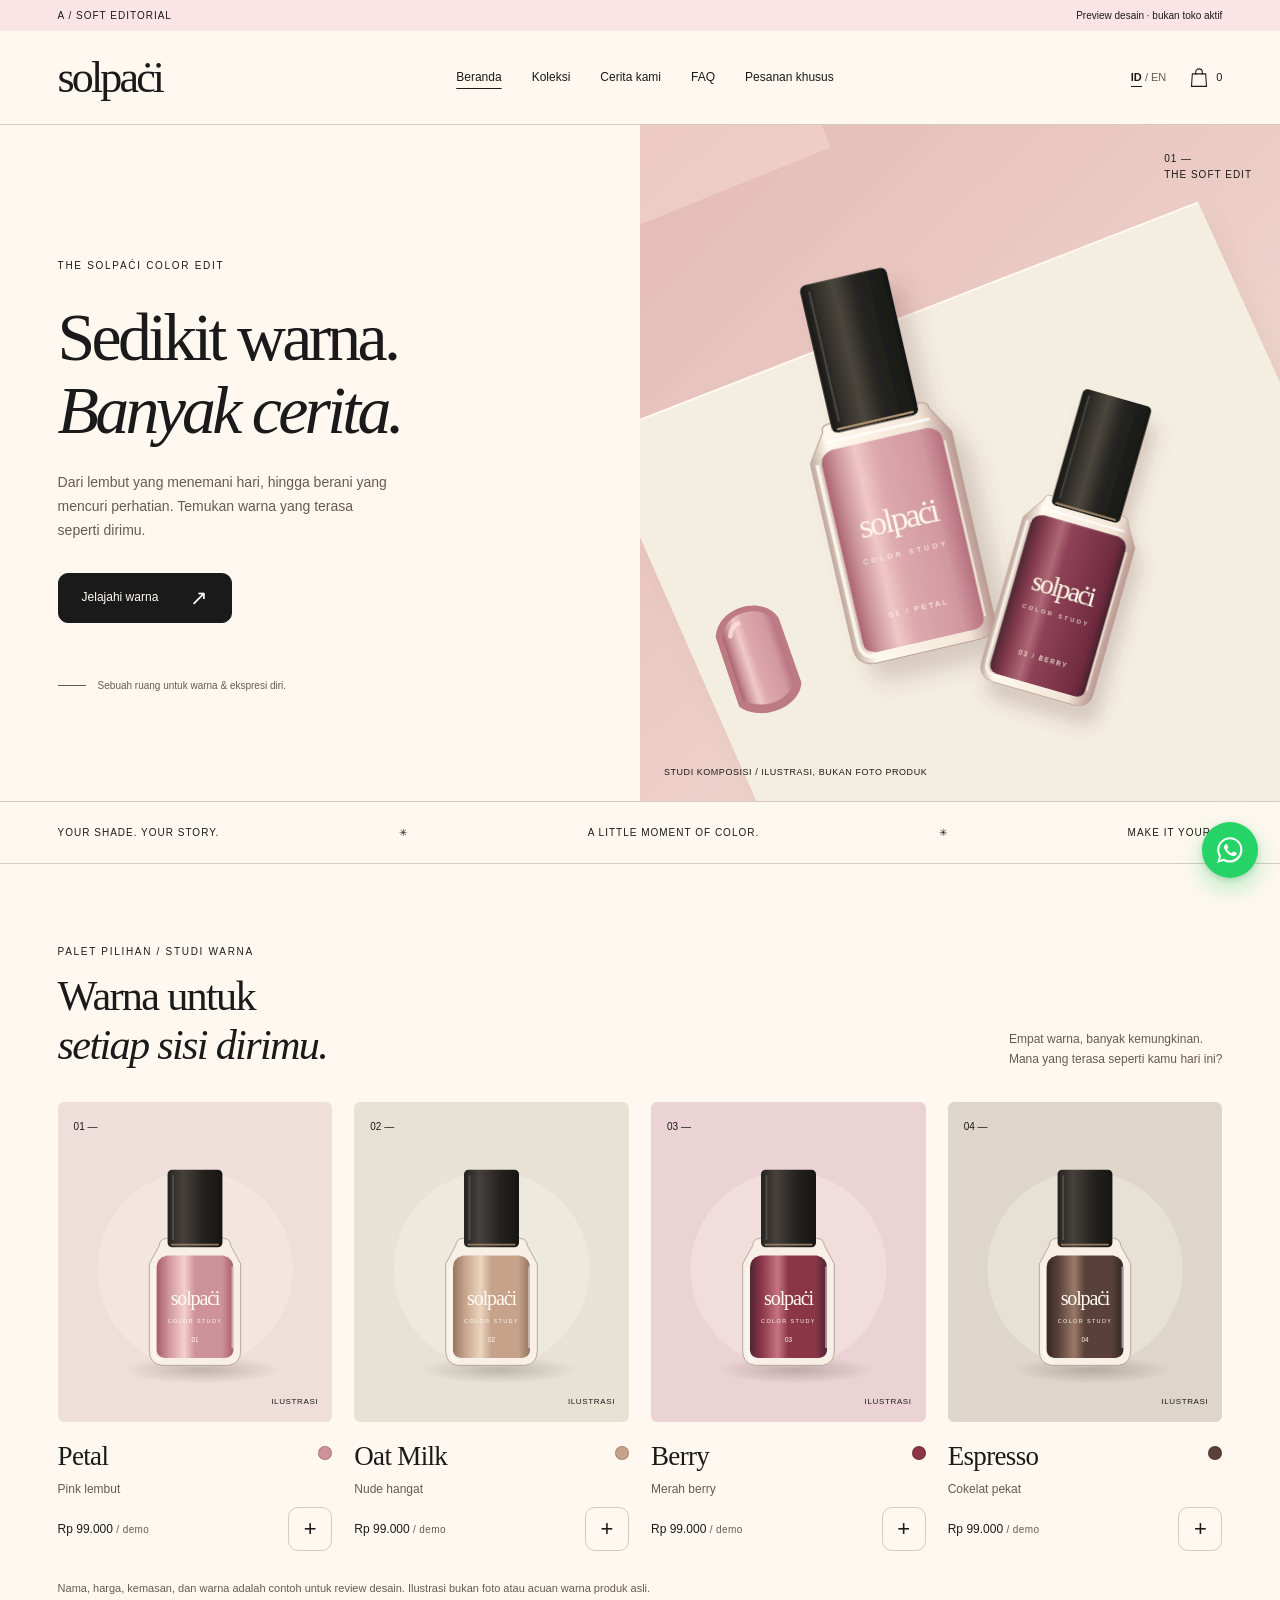
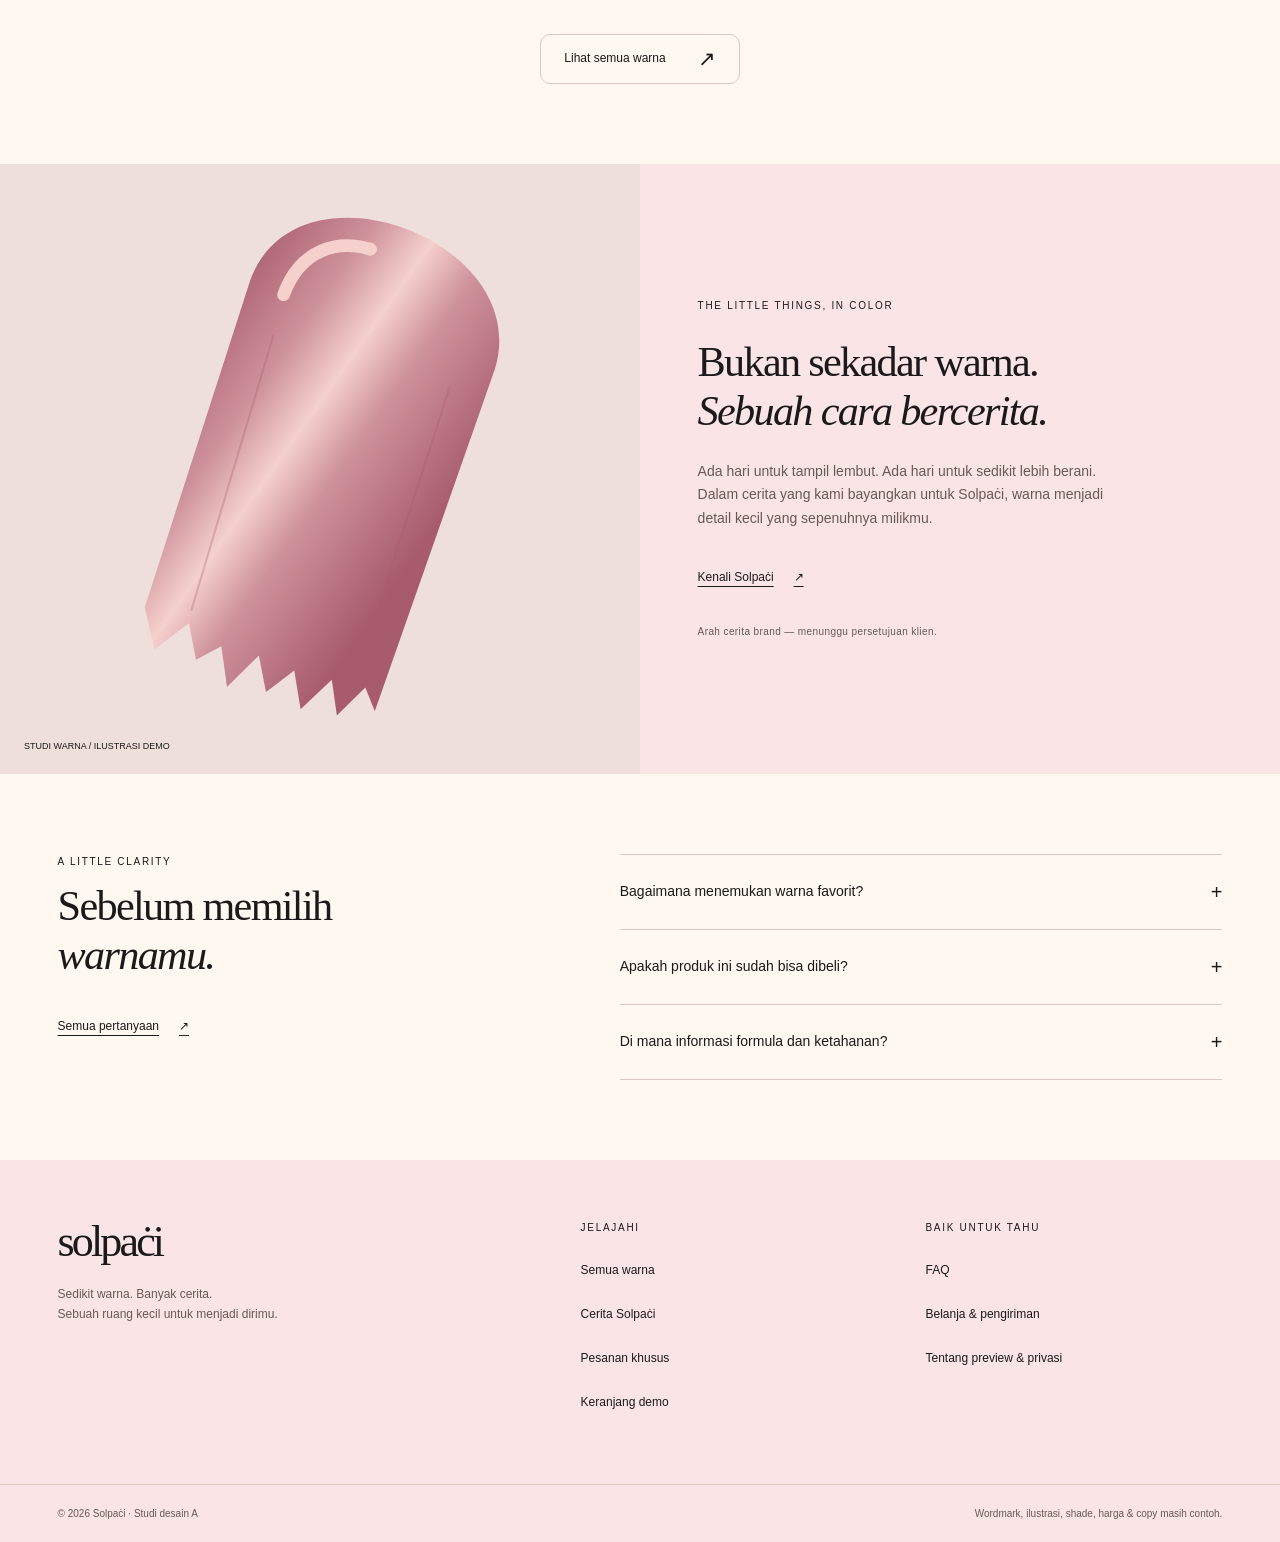
<file: index.html>
<!doctype html>
<html lang="id">
<head>
  <meta charset="utf-8">
  <meta name="viewport" content="width=device-width, initial-scale=1">
  <meta name="robots" content="noindex, nofollow">
  <meta name="theme-color" content="#FFF8F0">
  <meta name="description" content="Solpaċi — Soft Editorial. Preview desain dengan aset dan data contoh; bukan toko aktif.">
  <title>Beranda — Solpaċi / Soft Editorial</title>
  <link rel="icon" type="image/svg+xml" href="images/icon.svg">
  <link rel="stylesheet" href="styles.css">
  <script src="catalog.js" defer></script>
  <script src="app.js" defer></script>
</head>
<body data-page="home">
  <a class="skip-link" href="#main">Lewati ke konten / Skip to content</a>
  <div id="site-top"></div>
  <main id="main" tabindex="-1">
    <noscript><section class="section"><h1>Beranda</h1><p>Aktifkan JavaScript untuk preview interaktif ini. / Enable JavaScript for this interactive preview.</p><p>Semua produk adalah contoh. Tidak ada transaksi. / Demo products. No transactions.</p><a href="index.html">Home</a> · <a href="shop.html">Shop</a> · <a href="about.html">About</a> · <a href="faq.html">FAQ</a></section></noscript>
  </main>
  <div id="site-bottom"></div>
  <div id="toast" class="toast" role="status" aria-live="polite" aria-atomic="true"></div>
</body>
</html>
</file>
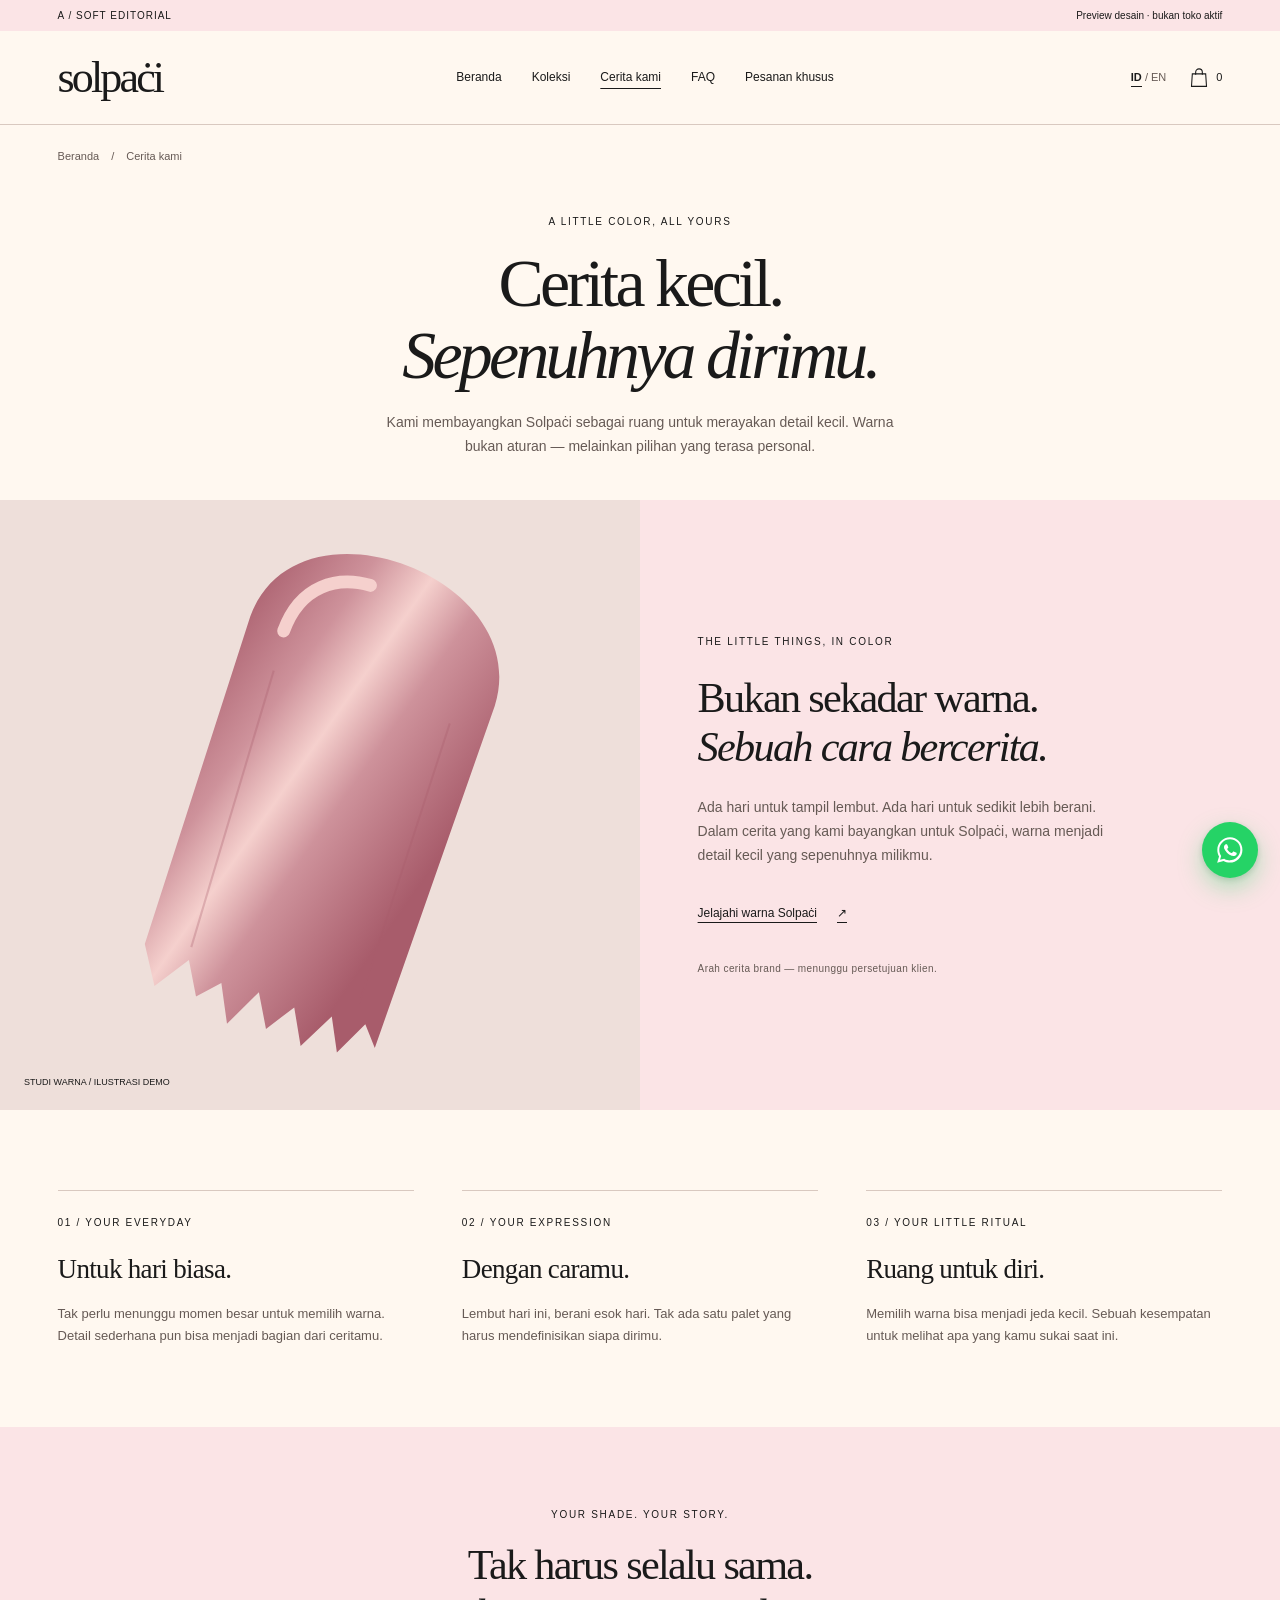
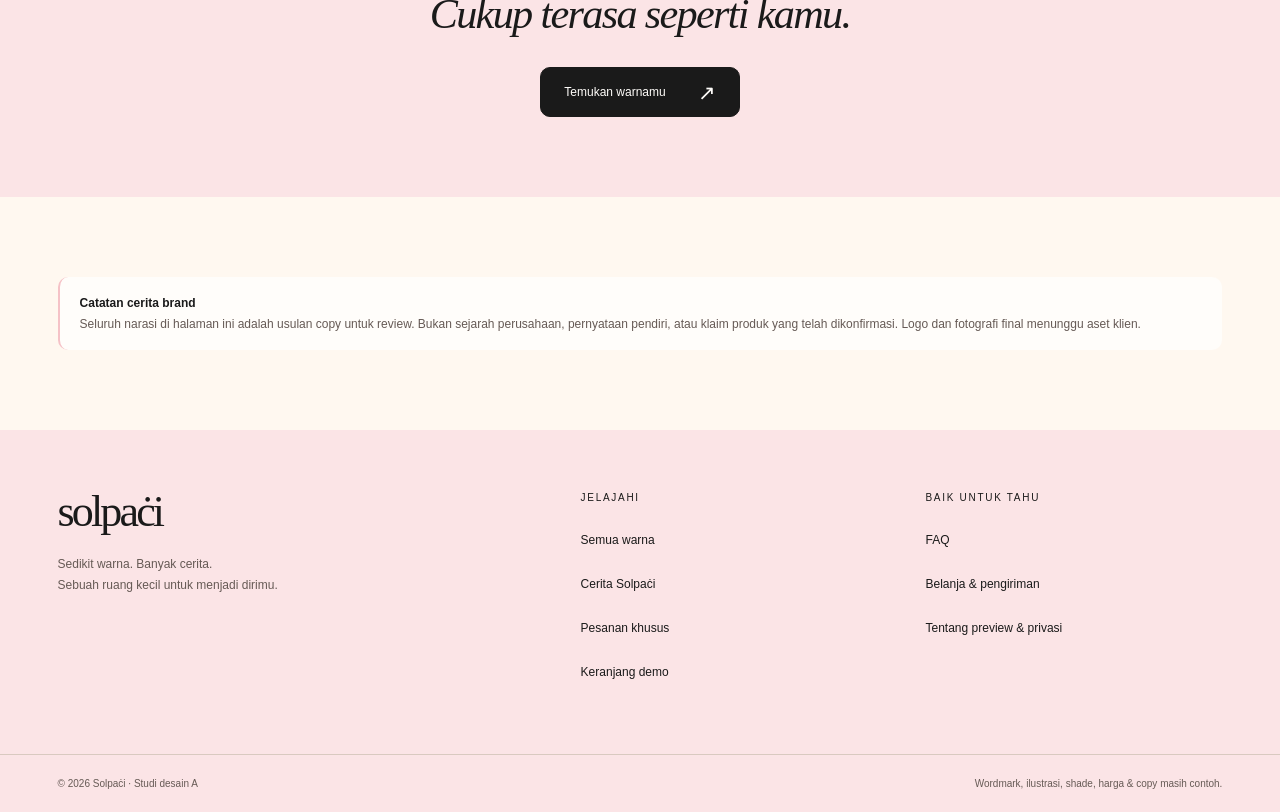
<file: about.html>
<!doctype html>
<html lang="id">
<head>
  <meta charset="utf-8">
  <meta name="viewport" content="width=device-width, initial-scale=1">
  <meta name="robots" content="noindex, nofollow">
  <meta name="theme-color" content="#FFF8F0">
  <meta name="description" content="Solpaċi — Soft Editorial. Preview desain dengan aset dan data contoh; bukan toko aktif.">
  <title>Cerita kami — Solpaċi / Soft Editorial</title>
  <link rel="icon" type="image/svg+xml" href="images/icon.svg">
  <link rel="stylesheet" href="styles.css">
  <script src="catalog.js" defer></script>
  <script src="app.js" defer></script>
</head>
<body data-page="about">
  <a class="skip-link" href="#main">Lewati ke konten / Skip to content</a>
  <div id="site-top"></div>
  <main id="main" tabindex="-1">
    <noscript><section class="section"><h1>Cerita kami</h1><p>Aktifkan JavaScript untuk preview interaktif ini. / Enable JavaScript for this interactive preview.</p><p>Semua produk adalah contoh. Tidak ada transaksi. / Demo products. No transactions.</p><a href="index.html">Home</a> · <a href="shop.html">Shop</a> · <a href="about.html">About</a> · <a href="faq.html">FAQ</a></section></noscript>
  </main>
  <div id="site-bottom"></div>
  <div id="toast" class="toast" role="status" aria-live="polite" aria-atomic="true"></div>
</body>
</html>
</file>
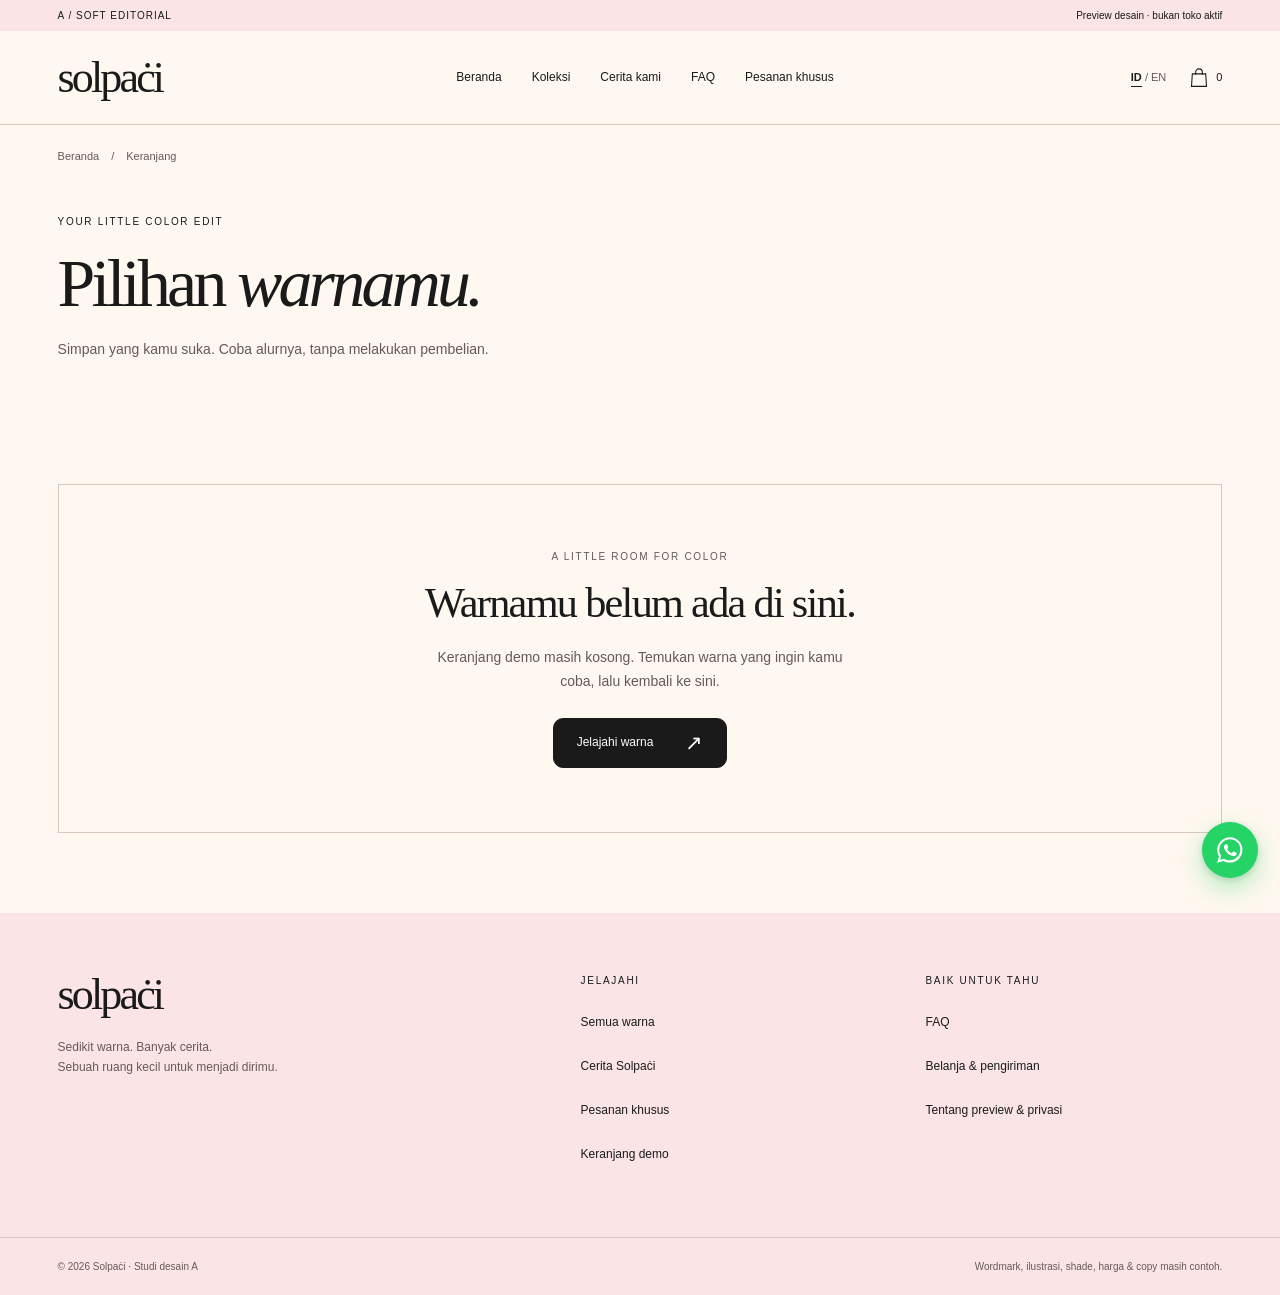
<file: cart.html>
<!doctype html>
<html lang="id">
<head>
  <meta charset="utf-8">
  <meta name="viewport" content="width=device-width, initial-scale=1">
  <meta name="robots" content="noindex, nofollow">
  <meta name="theme-color" content="#FFF8F0">
  <meta name="description" content="Solpaċi — Soft Editorial. Preview desain dengan aset dan data contoh; bukan toko aktif.">
  <title>Keranjang — Solpaċi / Soft Editorial</title>
  <link rel="icon" type="image/svg+xml" href="images/icon.svg">
  <link rel="stylesheet" href="styles.css">
  <script src="catalog.js" defer></script>
  <script src="app.js" defer></script>
</head>
<body data-page="cart">
  <a class="skip-link" href="#main">Lewati ke konten / Skip to content</a>
  <div id="site-top"></div>
  <main id="main" tabindex="-1">
    <noscript><section class="section"><h1>Keranjang</h1><p>Aktifkan JavaScript untuk preview interaktif ini. / Enable JavaScript for this interactive preview.</p><p>Semua produk adalah contoh. Tidak ada transaksi. / Demo products. No transactions.</p><a href="index.html">Home</a> · <a href="shop.html">Shop</a> · <a href="about.html">About</a> · <a href="faq.html">FAQ</a></section></noscript>
  </main>
  <div id="site-bottom"></div>
  <div id="toast" class="toast" role="status" aria-live="polite" aria-atomic="true"></div>
</body>
</html>
</file>
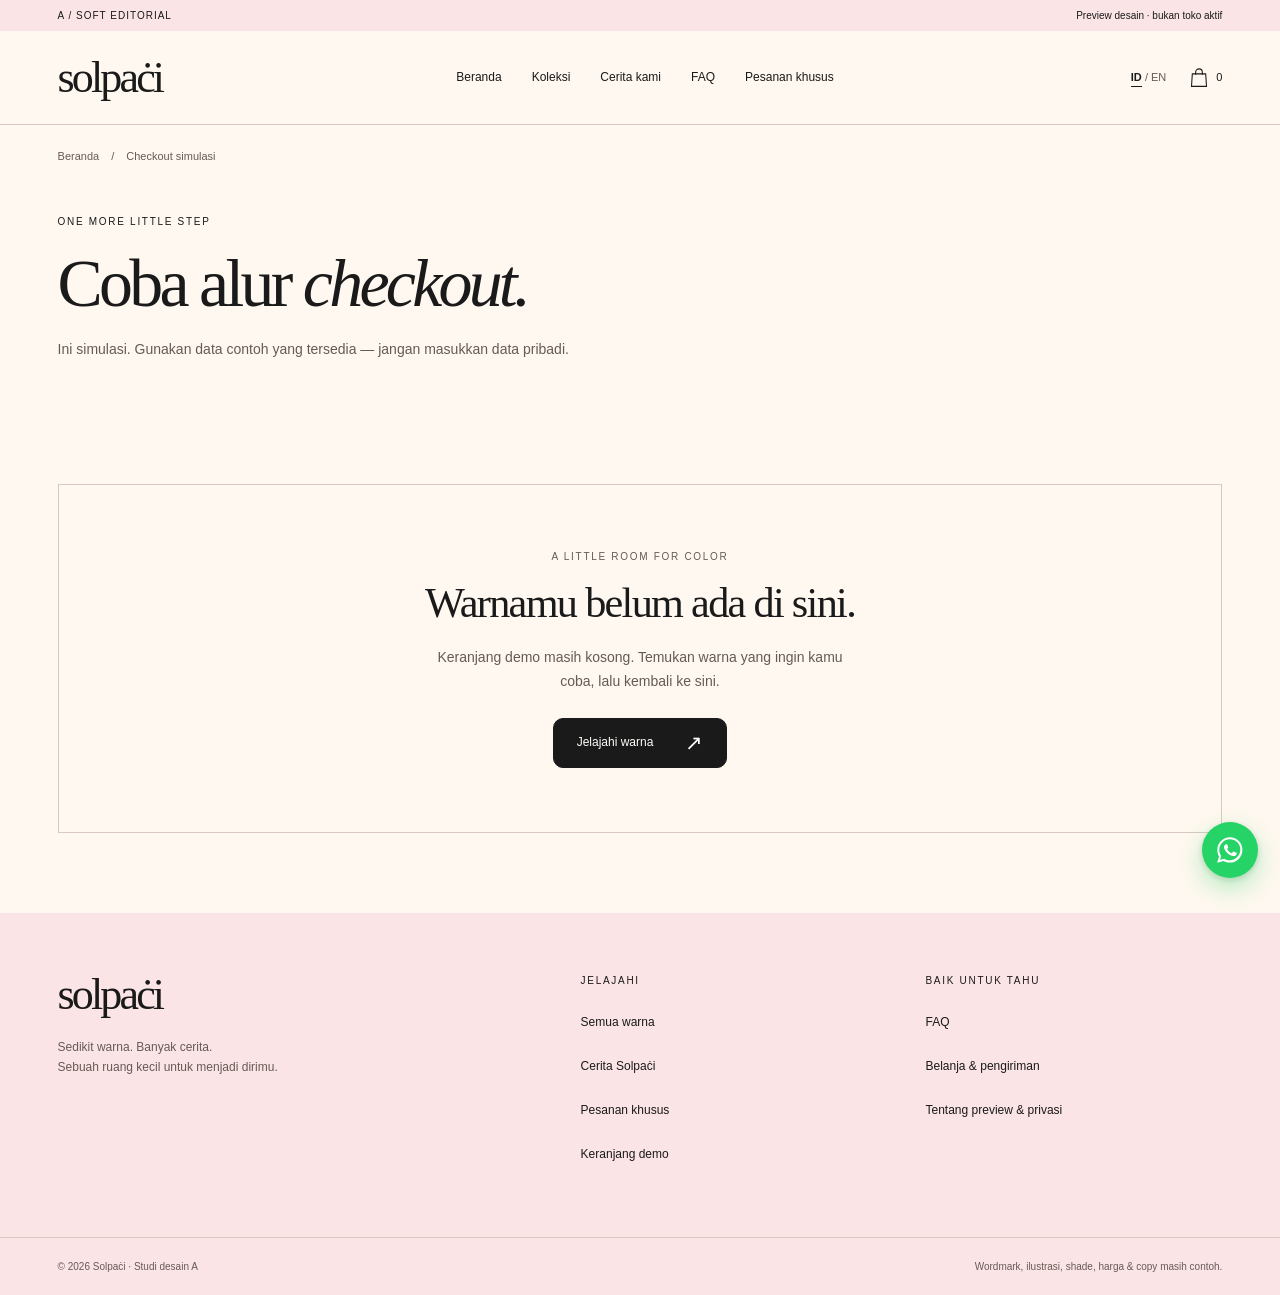
<file: checkout.html>
<!doctype html>
<html lang="id">
<head>
  <meta charset="utf-8">
  <meta name="viewport" content="width=device-width, initial-scale=1">
  <meta name="robots" content="noindex, nofollow">
  <meta name="theme-color" content="#FFF8F0">
  <meta name="description" content="Solpaċi — Soft Editorial. Preview desain dengan aset dan data contoh; bukan toko aktif.">
  <title>Checkout simulasi — Solpaċi / Soft Editorial</title>
  <link rel="icon" type="image/svg+xml" href="images/icon.svg">
  <link rel="stylesheet" href="styles.css">
  <script src="catalog.js" defer></script>
  <script src="app.js" defer></script>
</head>
<body data-page="checkout">
  <a class="skip-link" href="#main">Lewati ke konten / Skip to content</a>
  <div id="site-top"></div>
  <main id="main" tabindex="-1">
    <noscript><section class="section"><h1>Checkout simulasi</h1><p>Aktifkan JavaScript untuk preview interaktif ini. / Enable JavaScript for this interactive preview.</p><p>Semua produk adalah contoh. Tidak ada transaksi. / Demo products. No transactions.</p><a href="index.html">Home</a> · <a href="shop.html">Shop</a> · <a href="about.html">About</a> · <a href="faq.html">FAQ</a></section></noscript>
  </main>
  <div id="site-bottom"></div>
  <div id="toast" class="toast" role="status" aria-live="polite" aria-atomic="true"></div>
</body>
</html>
</file>
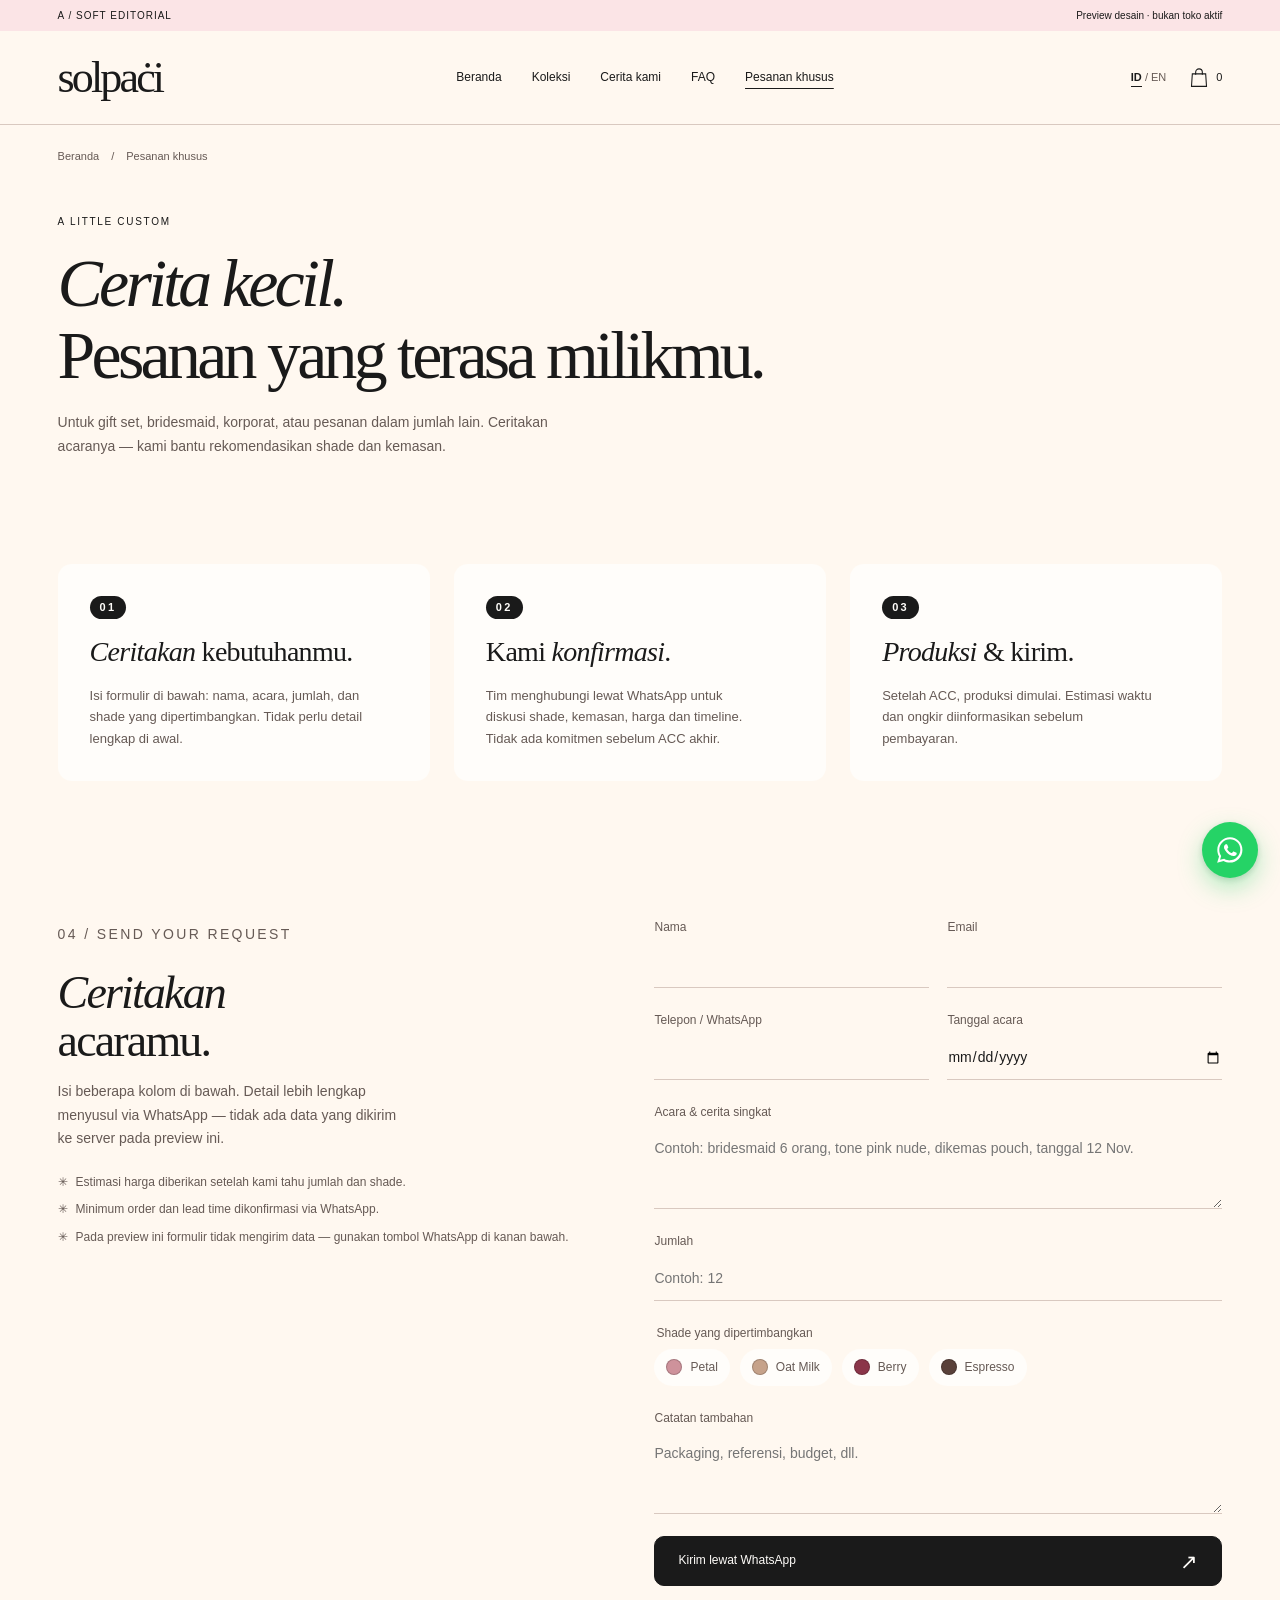
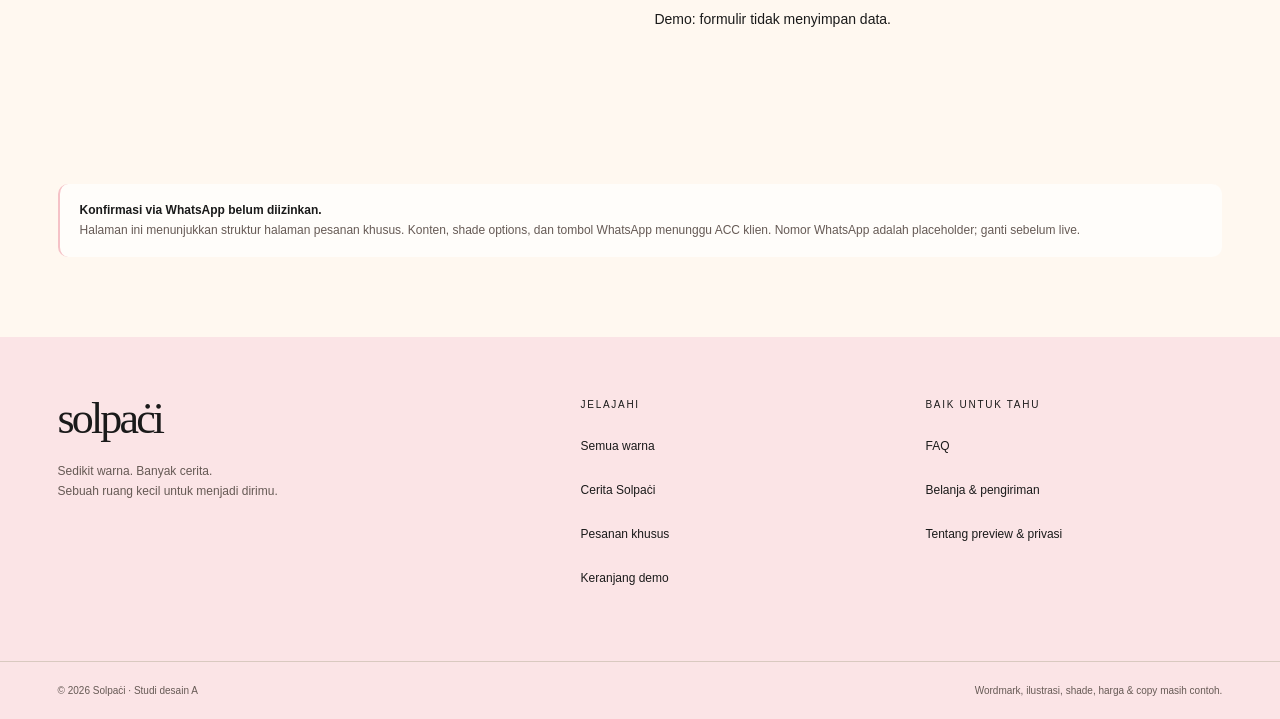
<file: custom.html>
<!doctype html>
<html lang="id">
<head>
  <meta charset="utf-8">
  <meta name="viewport" content="width=device-width, initial-scale=1">
  <meta name="robots" "noindex, nofollow">
  <meta name="theme-color" content="#FFF8F0">
  <meta name="description" content="Solpaċi — Soft Editorial. Halaman pesanan khusus (custom orders) preview desain A. Formulir demo; data tidak disimpan.">
  <title>Pesanan khusus — Solpaċi / Soft Editorial</title>
  <link rel="icon" type="image/svg+xml" href="images/icon.svg">
  <link rel="stylesheet" href="styles.css">
  <script src="catalog.js" defer></script>
  <script src="app.js" defer></script>
</head>
<body data-page="custom">
  <a class="skip-link" href="#main">Lewati ke konten / Skip to content</a>
  <div id="site-top"></div>
  <main id="main" tabindex="-1">
    <noscript><section class="section"><h1>Pesanan khusus</h1><p>Aktifkan JavaScript untuk preview interaktif ini. / Enable JavaScript for this interactive preview.</p><p>Semua produk adalah contoh. Tidak ada transaksi. / Demo products. No transactions.</p><a href="index.html">Home</a> · <a href="shop.html">Shop</a> · <a href="about.html">About</a> · <a href="faq.html">FAQ</a> · <a href="custom.html">Custom</a></section></noscript>
  </main>
  <div id="site-bottom"></div>
  <div id="toast" class="toast" role="status" aria-live="polite" aria-atomic="true"></div>
</body>
</html>
</file>
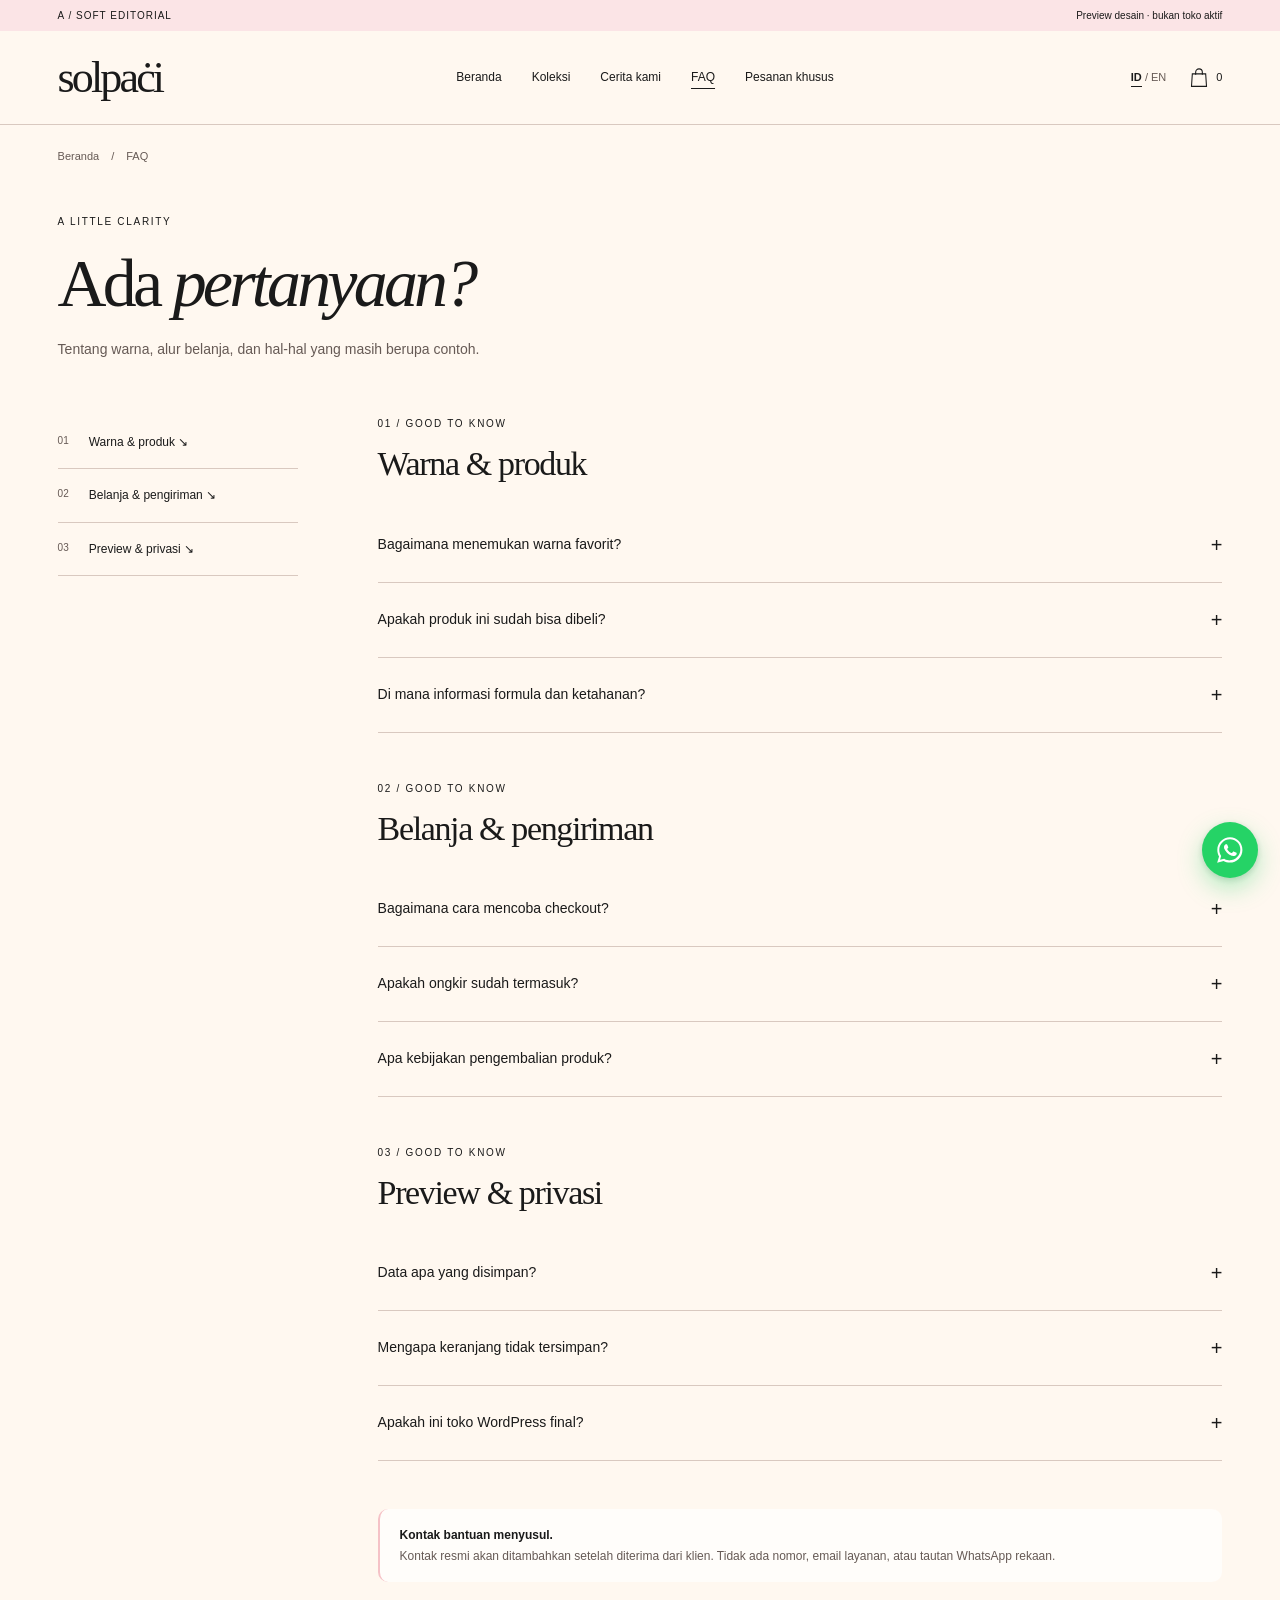
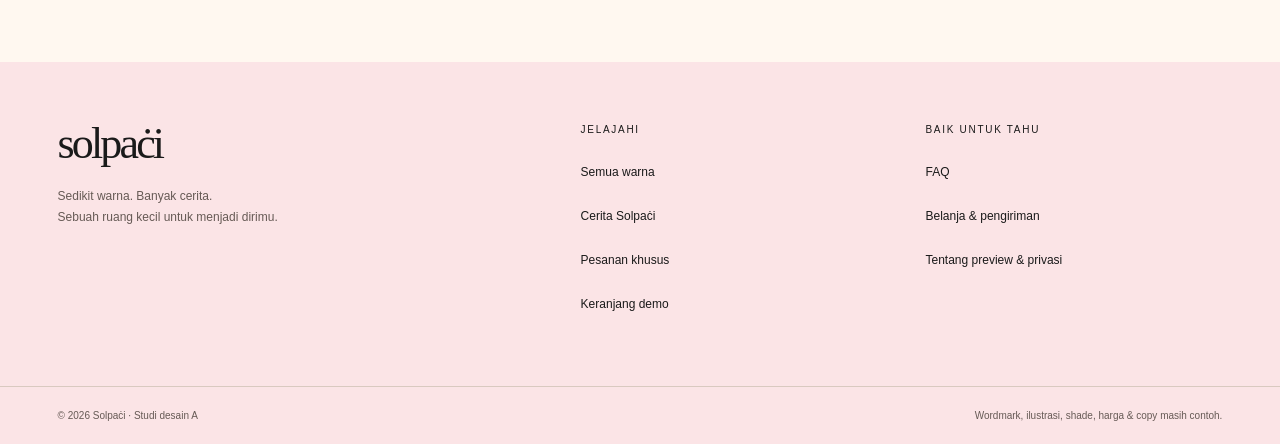
<file: faq.html>
<!doctype html>
<html lang="id">
<head>
  <meta charset="utf-8">
  <meta name="viewport" content="width=device-width, initial-scale=1">
  <meta name="robots" content="noindex, nofollow">
  <meta name="theme-color" content="#FFF8F0">
  <meta name="description" content="Solpaċi — Soft Editorial. Preview desain dengan aset dan data contoh; bukan toko aktif.">
  <title>FAQ — Solpaċi / Soft Editorial</title>
  <link rel="icon" type="image/svg+xml" href="images/icon.svg">
  <link rel="stylesheet" href="styles.css">
  <script src="catalog.js" defer></script>
  <script src="app.js" defer></script>
</head>
<body data-page="faq">
  <a class="skip-link" href="#main">Lewati ke konten / Skip to content</a>
  <div id="site-top"></div>
  <main id="main" tabindex="-1">
    <noscript><section class="section"><h1>FAQ</h1><p>Aktifkan JavaScript untuk preview interaktif ini. / Enable JavaScript for this interactive preview.</p><p>Semua produk adalah contoh. Tidak ada transaksi. / Demo products. No transactions.</p><a href="index.html">Home</a> · <a href="shop.html">Shop</a> · <a href="about.html">About</a> · <a href="faq.html">FAQ</a></section></noscript>
  </main>
  <div id="site-bottom"></div>
  <div id="toast" class="toast" role="status" aria-live="polite" aria-atomic="true"></div>
</body>
</html>
</file>
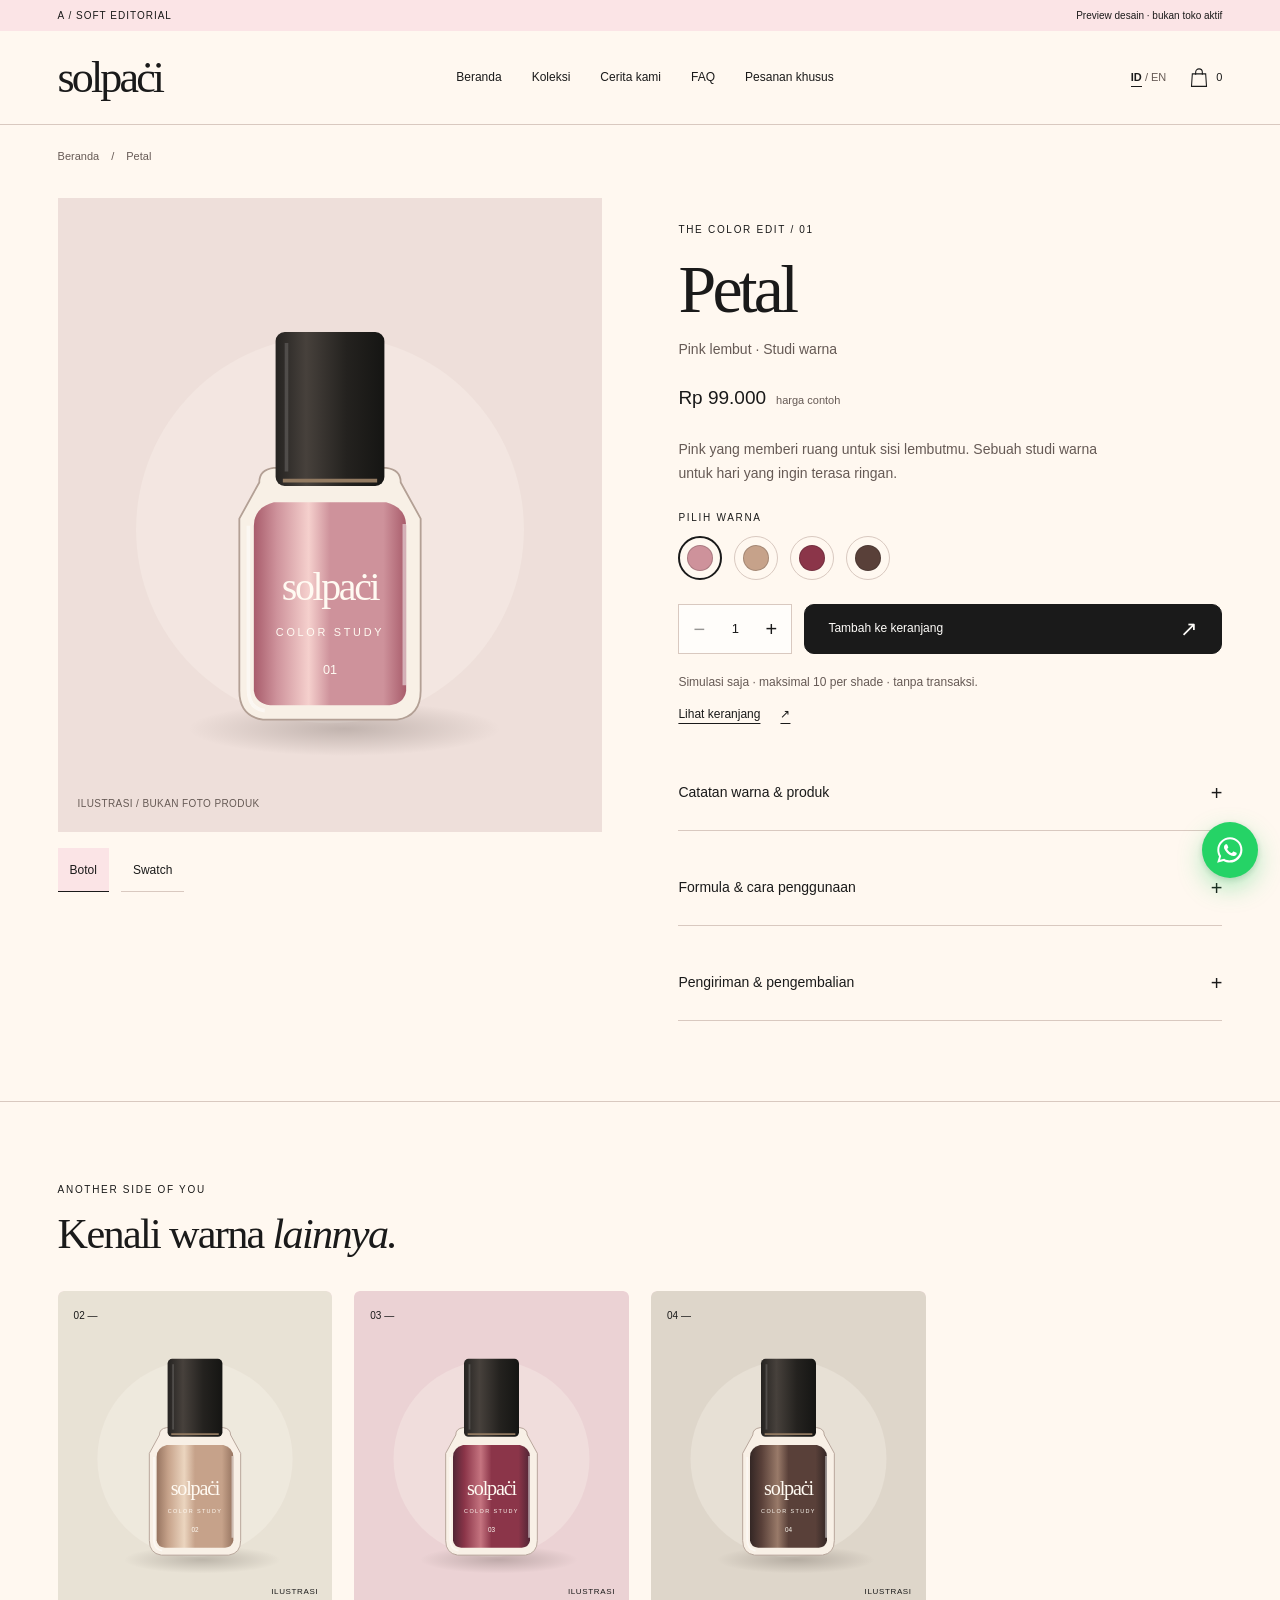
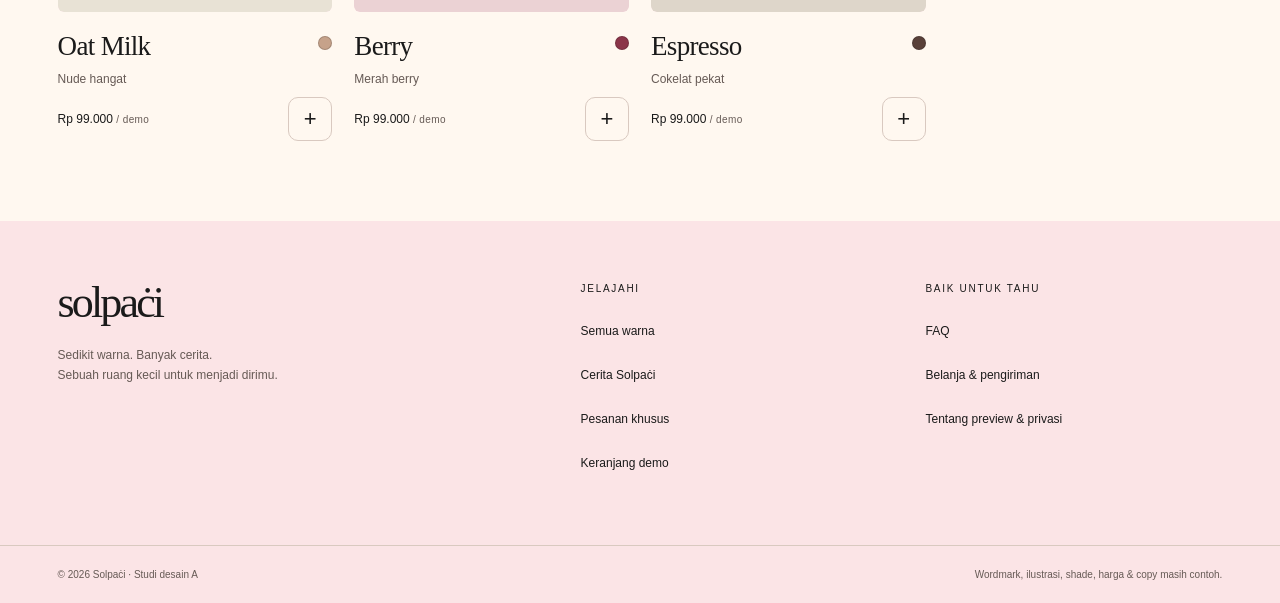
<file: product.html>
<!doctype html>
<html lang="id">
<head>
  <meta charset="utf-8">
  <meta name="viewport" content="width=device-width, initial-scale=1">
  <meta name="robots" content="noindex, nofollow">
  <meta name="theme-color" content="#FFF8F0">
  <meta name="description" content="Solpaċi — Soft Editorial. Preview desain dengan aset dan data contoh; bukan toko aktif.">
  <title>Detail shade — Solpaċi / Soft Editorial</title>
  <link rel="icon" type="image/svg+xml" href="images/icon.svg">
  <link rel="stylesheet" href="styles.css">
  <script src="catalog.js" defer></script>
  <script src="app.js" defer></script>
</head>
<body data-page="product">
  <a class="skip-link" href="#main">Lewati ke konten / Skip to content</a>
  <div id="site-top"></div>
  <main id="main" tabindex="-1">
    <noscript><section class="section"><h1>Detail shade</h1><p>Aktifkan JavaScript untuk preview interaktif ini. / Enable JavaScript for this interactive preview.</p><p>Semua produk adalah contoh. Tidak ada transaksi. / Demo products. No transactions.</p><a href="index.html">Home</a> · <a href="shop.html">Shop</a> · <a href="about.html">About</a> · <a href="faq.html">FAQ</a></section></noscript>
  </main>
  <div id="site-bottom"></div>
  <div id="toast" class="toast" role="status" aria-live="polite" aria-atomic="true"></div>
</body>
</html>
</file>
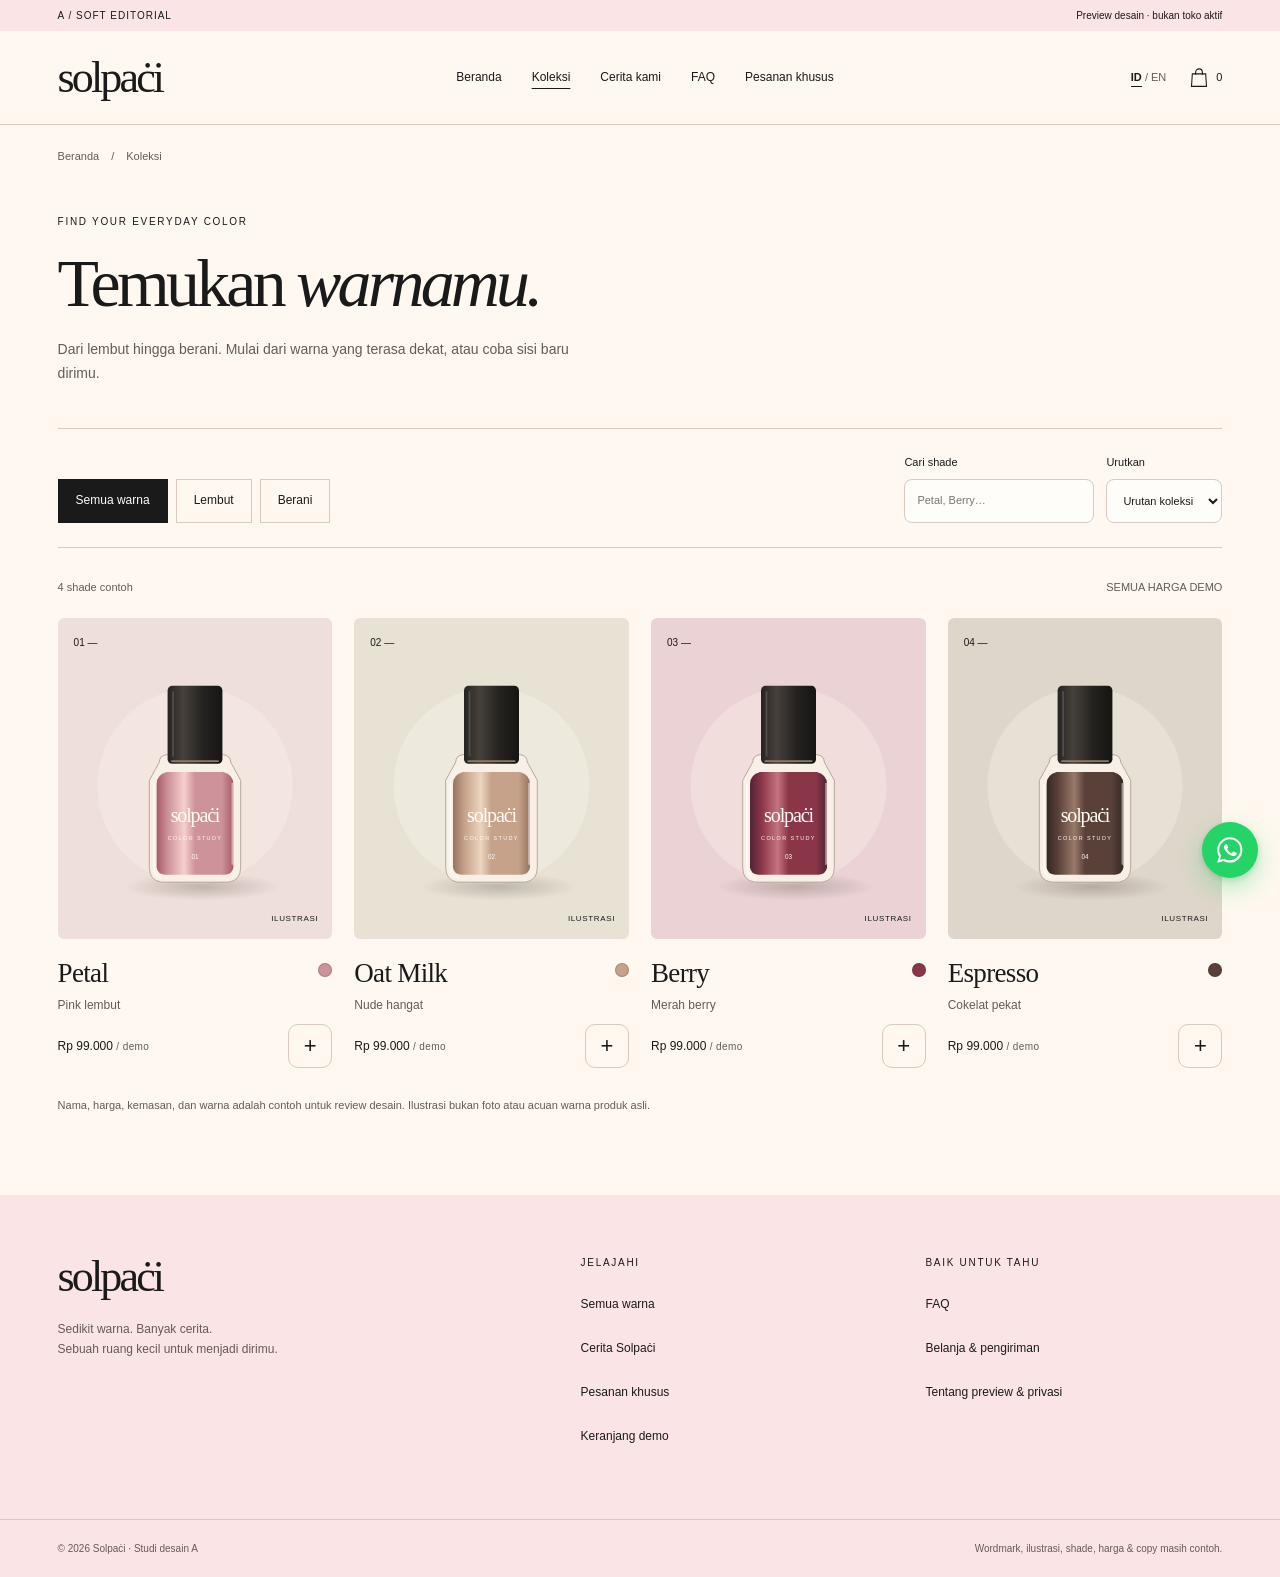
<file: shop.html>
<!doctype html>
<html lang="id">
<head>
  <meta charset="utf-8">
  <meta name="viewport" content="width=device-width, initial-scale=1">
  <meta name="robots" content="noindex, nofollow">
  <meta name="theme-color" content="#FFF8F0">
  <meta name="description" content="Solpaċi — Soft Editorial. Preview desain dengan aset dan data contoh; bukan toko aktif.">
  <title>Koleksi warna — Solpaċi / Soft Editorial</title>
  <link rel="icon" type="image/svg+xml" href="images/icon.svg">
  <link rel="stylesheet" href="styles.css">
  <script src="catalog.js" defer></script>
  <script src="app.js" defer></script>
</head>
<body data-page="shop">
  <a class="skip-link" href="#main">Lewati ke konten / Skip to content</a>
  <div id="site-top"></div>
  <main id="main" tabindex="-1">
    <noscript><section class="section"><h1>Koleksi warna</h1><p>Aktifkan JavaScript untuk preview interaktif ini. / Enable JavaScript for this interactive preview.</p><p>Semua produk adalah contoh. Tidak ada transaksi. / Demo products. No transactions.</p><a href="index.html">Home</a> · <a href="shop.html">Shop</a> · <a href="about.html">About</a> · <a href="faq.html">FAQ</a></section></noscript>
  </main>
  <div id="site-bottom"></div>
  <div id="toast" class="toast" role="status" aria-live="polite" aria-atomic="true"></div>
</body>
</html>
</file>
<file: styles.css>
:root {
  --cream: #fff8f0;
  --pink: #fbe4e6;
  --primary: #f5c2c7;
  --ink: #1a1a1a;
  --muted: #665a55;
  --paper: #fffdfa;
  --line: #d9c9c0;
  --accent: #80364b;
  --serif: Georgia, 'Times New Roman', serif;
  --sans: Arial, Helvetica, sans-serif;
  --gutter: clamp(20px, 4.5vw, 72px);
  --shadow: 0 8px 28px #1a1a1a14;
}
* { box-sizing: border-box; }
html { scroll-behavior: smooth; scroll-padding-top: 24px; }
body { margin: 0; background: var(--cream); color: var(--ink); font: 14px/1.7 var(--sans); -webkit-font-smoothing: antialiased; }
body > #site-top, body > main, body > #site-bottom { max-width: 1680px; margin-inline: auto; }
body > #site-top { display: contents; }
a { color: inherit; text-decoration: none; }
button, input, select { font: inherit; color: inherit; border-radius: 0; }
button, a, summary { -webkit-tap-highlight-color: transparent; }
button, summary { cursor: pointer; }
button { background: transparent; border: 0; }
button:disabled { opacity: .45; cursor: not-allowed; }
button, input, select, summary { min-height: 44px; }
input, select { background: var(--paper); border: 1px solid var(--line); padding: 10px 12px; max-width: 100%; }
input[type='checkbox'], input[type='radio'] { min-height: auto; width: 18px; height: 18px; accent-color: var(--accent); flex-shrink: 0; }
input[readonly] { background: var(--cream); color: var(--muted); }
:focus-visible { outline: 2px solid var(--accent); outline-offset: 5px; }
[hidden] { display: none !important; }
img { display: block; max-width: 100%; height: auto; }
figure, h1, h2, h3, p { margin: 0; }
h1, h2, h3 { font-family: var(--serif); font-weight: 400; }
h1 { font-size: clamp(42px, 5.3vw, 80px); line-height: 1.07; letter-spacing: -.055em; }
h2 { font-size: clamp(32px, 3.3vw, 50px); line-height: 1.16; letter-spacing: -.04em; }
h3 { font-size: 27px; line-height: 1.25; letter-spacing: -.025em; }
em { font-weight: 400; }
.eyebrow { font: 10px/1.6 var(--sans); letter-spacing: .17em; text-transform: uppercase; }
.muted, .small, .caption { color: var(--muted); }
.small { font-size: 12px; line-height: 1.7; }
.caption { font-size: 10px; letter-spacing: .04em; }
.section { padding: 80px var(--gutter); }
.text-link { display: inline-flex; align-items: center; gap: 20px; min-height: 44px; font-size: 12px; text-decoration: underline; text-underline-offset: 5px; }
.text-link:hover { color: var(--accent); }
.button { display: inline-flex; min-height: 50px; align-items: center; justify-content: space-between; gap: 32px; background: var(--ink); border: 1px solid var(--ink); color: var(--paper); padding: 12px 23px; font-size: 12px; line-height: 1.6; }
.button:hover { background: #453532; }
.button span[aria-hidden] { font-size: 21px; line-height: 1; }
.button.secondary { background: transparent; color: var(--ink); border-color: var(--line); }
.button.secondary:hover { background: var(--pink); }
.button.wide { width: 100%; }
.skip-link { position: fixed; top: -120px; left: 20px; padding: 12px 24px; background: var(--ink); color: var(--paper); z-index: 20; }
.skip-link:focus { top: 10px; }
.preview-bar { background: var(--pink); display: flex; align-items: center; justify-content: space-between; gap: 12px; padding: 8px var(--gutter); font-size: 10px; line-height: 1.5; max-width: 1680px; margin-inline: auto; }
.preview-bar span:first-child { letter-spacing: .1em; }
.site-header { display: flex; align-items: center; gap: 32px; padding: 16px var(--gutter); min-height: 94px; border-bottom: 1px solid var(--line); position: sticky; top: 0; z-index: 50; background: transparent; max-width: 1680px; margin-inline: auto; transition: background-color .18s ease, backdrop-filter .18s ease, -webkit-backdrop-filter .18s ease, box-shadow .18s ease; }
.site-header.is-scrolled { background: rgba(255, 253, 250, 0.78); backdrop-filter: blur(14px) saturate(160%); -webkit-backdrop-filter: blur(14px) saturate(160%); box-shadow: 0 1px 0 var(--line); }
.wordmark { font: 44px/1 var(--serif); letter-spacing: -.065em; }
.site-header nav { display: flex; justify-content: center; align-items: center; gap: 30px; margin-inline: auto; }
.site-header nav a { display: flex; align-items: center; min-height: 44px; font-size: 12px; }
.site-header nav a:hover, .site-header nav [aria-current] { text-decoration: underline; text-underline-offset: 7px; }
.header-actions { display: flex; align-items: center; gap: 20px; }
.language-switch { padding: 0 3px; font-size: 11px; }
.language-switch span { color: var(--muted); }
.language-switch strong { border-bottom: 1px solid var(--ink); padding-bottom: 3px; }
.bag-link { display: flex; align-items: center; justify-content: center; min-height: 44px; gap: 7px; font-size: 11px; }
.bag-link svg { width: 20px; height: 24px; }
.menu-toggle { display: none; }
.hero { display: grid; grid-template-columns: 1fr 1fr; }
.hero-copy { padding: 72px 32px 46px var(--gutter); display: flex; flex-direction: column; align-items: flex-start; justify-content: center; }
.hero h1 { margin: 28px 0 24px; }
.hero-description { color: var(--muted); max-width: 330px; margin-bottom: 30px; }
.hero-footnote { display: flex; align-items: center; gap: 12px; margin-top: 54px; font-size: 10px; color: var(--muted); }
.hero-footnote::before { content: ''; width: 28px; height: 1px; background: var(--muted); }
.hero-art { position: relative; min-width: 0; background: var(--pink); }
.hero-art img { width: 100%; height: 100%; max-height: 690px; object-fit: cover; }
.hero-art figcaption { position: absolute; bottom: 20px; left: 24px; right: 24px; font-size: 9px; letter-spacing: .06em; }
.art-corner { position: absolute; top: 26px; right: 28px; font-size: 10px; line-height: 1.6; letter-spacing: .1em; }
.editorial-strip { display: flex; align-items: center; justify-content: space-between; gap: 16px; padding: 22px var(--gutter); border-block: 1px solid var(--line); font-size: 10px; letter-spacing: .1em; }
.section-heading { display: flex; align-items: flex-end; justify-content: space-between; gap: 32px; margin-bottom: 32px; }
.section-heading h2 { margin-top: 12px; max-width: 590px; }
.section-heading > p { max-width: 260px; color: var(--muted); font-size: 12px; }
.product-grid { display: grid; grid-template-columns: repeat(4, minmax(0, 1fr)); gap: 34px 22px; }
.product-card { min-width: 0; }
.product-image { display: block; position: relative; overflow: hidden; background: var(--pink); }
.product-image img { width: 100%; transition: transform .3s ease; }
.product-image:hover img { transform: scale(1.035); }
.image-index { position: absolute; top: 16px; left: 16px; font-size: 10px; }
.image-label { position: absolute; bottom: 13px; right: 14px; font-size: 8px; letter-spacing: .08em; }
.product-meta { display: flex; justify-content: space-between; gap: 12px; margin-top: 18px; }
.product-meta h3 { margin-bottom: 5px; }
.product-meta .swatch-dot { margin-top: 6px; }
.swatch-dot { display: inline-block; width: 14px; height: 14px; border: 1px solid #1a1a1a33; border-radius: 50%; flex-shrink: 0; background: var(--shade); }
.card-bottom { display: flex; align-items: center; justify-content: space-between; gap: 10px; padding-top: 8px; font-size: 12px; }
.quick-add { width: 44px; padding: 0; border: 1px solid var(--line); font-size: 22px; }
.quick-add:hover { background: var(--primary); border-color: var(--primary); }
.catalog-note { margin-top: 28px; font-size: 11px; color: var(--muted); }
.section-end { text-align: center; margin-top: 36px; }
.story { display: grid; grid-template-columns: 1fr 1fr; background: var(--pink); }
.story-art { position: relative; min-width: 0; overflow: hidden; background: #eedfda; }
.story-art img { width: 100%; height: 100%; max-height: 610px; object-fit: cover; }
.story-art figcaption { position: absolute; bottom: 20px; left: 24px; font-size: 9px; }
.story-copy { display: flex; flex-direction: column; justify-content: center; align-items: flex-start; gap: 24px; padding: 60px var(--gutter); }
.story-copy > p:not(.eyebrow) { color: var(--muted); max-width: 420px; }
.faq-home { display: grid; grid-template-columns: 1fr 1.25fr; gap: 80px; }
.faq-home h2 { margin-block: 12px 24px; }
details { border-bottom: 1px solid var(--line); }
details:first-child { border-top: 1px solid var(--line); }
summary { list-style: none; display: flex; align-items: center; justify-content: space-between; gap: 18px; padding: 20px 0; font-size: 14px; }
summary::-webkit-details-marker { display: none; }
summary::after { content: '+'; font-size: 20px; font-weight: 400; }
details[open] summary::after { content: '−'; }
details p { padding: 0 24px 22px 0; color: var(--muted); font-size: 13px; }
.footer-top { display: grid; grid-template-columns: 1.6fr 1fr 1fr; gap: 48px; padding: 60px var(--gutter); background: var(--pink); }
.footer-top .wordmark { display: inline-block; margin-bottom: 20px; }
.footer-top p { max-width: 320px; }
.footer-top nav { display: flex; flex-direction: column; align-items: flex-start; }
.footer-top nav a { font-size: 12px; min-height: 44px; display: flex; align-items: center; }
.footer-top nav a:hover { text-decoration: underline; text-underline-offset: 4px; }
.footer-top .eyebrow { margin-bottom: 12px; }
.footer-bottom { display: flex; justify-content: space-between; gap: 24px; padding: 20px var(--gutter); border-top: 1px solid var(--line); background: var(--pink); font-size: 10px; color: var(--muted); }
.storage-note { padding: 12px var(--gutter); background: var(--primary); font-size: 12px; }
.toast { position: fixed; bottom: 24px; left: 50%; transform: translate(-50%, 12px); width: max-content; max-width: calc(100% - 32px); padding: 14px 24px; background: var(--ink); color: var(--paper); box-shadow: var(--shadow); z-index: 10; opacity: 0; pointer-events: none; transition: opacity .2s, transform .2s; font-size: 13px; }
.toast.show { opacity: 1; transform: translate(-50%, 0); }
.breadcrumb { padding: 22px var(--gutter) 0; font-size: 11px; color: var(--muted); display: flex; gap: 12px; flex-wrap: wrap; }
.breadcrumb a:hover { text-decoration: underline; }
.page-heading { padding: 48px var(--gutter) 42px; }
.page-heading h1 { margin: 18px 0; }
.page-heading > p:last-child { max-width: 540px; color: var(--muted); }
.shop-section { padding-top: 0; }
.shop-tools { display: flex; align-items: flex-end; flex-wrap: wrap; justify-content: space-between; gap: 18px; padding-block: 24px; border-block: 1px solid var(--line); margin-bottom: 30px; }
.filters { display: flex; gap: 8px; flex-wrap: wrap; }
.filters button { border: 1px solid var(--line); padding: 9px 17px; font-size: 12px; }
.filters [aria-pressed='true'] { background: var(--ink); color: var(--paper); border-color: var(--ink); }
.shop-inputs { display: flex; flex-wrap: wrap; gap: 12px; }
.field { display: flex; flex-direction: column; gap: 7px; font-size: 11px; min-width: 0; }
.shop-inputs input { width: 190px; }
.results-line { display: flex; justify-content: space-between; align-items: center; gap: 12px; margin-bottom: 22px; font-size: 11px; color: var(--muted); }
.empty-state { padding: 64px 24px; text-align: center; border: 1px solid var(--line); }
.empty-state h2 { margin-bottom: 18px; }
.empty-state p { max-width: 430px; margin: 0 auto 24px; color: var(--muted); }
.empty-state .eyebrow { margin-bottom: 14px; }
.product-detail { display: grid; grid-template-columns: 1fr 1fr; gap: clamp(32px, 6vw, 88px); padding-top: 32px; }
.gallery { min-width: 0; }
.gallery-stage { position: relative; }
.gallery-stage img { width: 100%; max-height: 680px; object-fit: contain; background: var(--tile); }
.gallery-stage .caption { position: absolute; bottom: 20px; left: 20px; }
.gallery-controls { display: flex; gap: 12px; margin-top: 16px; }
.gallery-controls button { border-bottom: 1px solid var(--line); padding-inline: 12px; font-size: 12px; }
.gallery-controls [aria-pressed='true'] { border-color: var(--ink); background: var(--pink); }
.detail-copy { padding-top: 24px; }
.detail-copy h1 { margin-block: 16px 12px; }
.detail-copy .description { margin-block: 24px; max-width: 440px; color: var(--muted); }
.price { font-size: 19px; margin-top: 20px; }
.price small { font-size: 11px; color: var(--muted); margin-left: 10px; }
.shade-links { display: flex; gap: 12px; margin: 10px 0 24px; }
.shade-links a { width: 44px; height: 44px; display: grid; place-items: center; border: 1px solid var(--line); border-radius: 50%; }
.shade-links [aria-current] { border: 2px solid var(--ink); }
.shade-links .swatch-dot { width: 26px; height: 26px; }
.purchase-controls { display: flex; gap: 12px; margin-block: 18px; }
.quantity { display: inline-flex; align-items: center; border: 1px solid var(--line); background: var(--paper); }
.quantity button { width: 40px; padding: 0; font-size: 20px; }
.quantity output { min-width: 32px; text-align: center; font-size: 13px; }
.purchase-controls .button { flex: 1; }
.detail-copy details { margin-top: 20px; }
.demo-note { border-left: 2px solid var(--primary); padding: 16px 20px; background: var(--paper); font-size: 12px; color: var(--muted); }
.demo-note strong { color: var(--ink); }
.demo-note p + p { margin-top: 8px; }
.related { border-top: 1px solid var(--line); }
.commerce-layout { display: grid; grid-template-columns: minmax(0, 1.65fr) minmax(280px, 1fr); gap: 64px; padding-top: 0; align-items: start; }
.cart-item { display: grid; grid-template-columns: 100px minmax(0, 1fr) auto; gap: 22px; border-top: 1px solid var(--line); padding: 24px 0; align-items: center; }
.cart-item:last-child { border-bottom: 1px solid var(--line); }
.cart-item h2 { font-size: 26px; margin-bottom: 5px; }
.cart-controls { display: flex; align-items: center; flex-wrap: wrap; gap: 16px; margin-top: 12px; }
.remove { font-size: 11px; text-decoration: underline; text-underline-offset: 4px; padding: 6px 0; }
.line-total { font-size: 12px; white-space: nowrap; }
.order-summary { padding: 30px; background: var(--pink); position: sticky; top: 24px; }
.order-summary h2 { font-size: 29px; margin-bottom: 24px; }
.summary-row { display: flex; justify-content: space-between; gap: 20px; margin-block: 16px; font-size: 12px; }
.summary-row > :last-child { text-align: right; }
.summary-total { padding-top: 18px; margin-block: 20px; border-top: 1px solid #d5b4b8; font-size: 16px; }
.order-summary .button { margin-bottom: 16px; }
.order-summary .small { font-size: 11px; }
.checkout-form { min-width: 0; }
.checkout-form fieldset { border: 0; border-top: 1px solid var(--line); padding: 24px 0 32px; margin: 0; min-width: 0; }
.checkout-form legend { font: 25px/1.3 var(--serif); padding-right: 16px; }
.checkout-form legend span { font: 11px var(--sans); margin-right: 12px; color: var(--muted); }
.form-grid { display: grid; grid-template-columns: 1fr 1fr; gap: 18px; margin-top: 20px; }
.full { grid-column: 1 / -1; }
.choice { display: flex; align-items: center; gap: 12px; border: 1px solid var(--line); padding: 16px; margin: 12px 0; cursor: pointer; font-size: 12px; }
.choice:has(input:checked) { background: var(--paper); border-color: var(--accent); }
.choice span { flex: 1; }
.choice small { display: block; color: var(--muted); }
.consent { display: flex; align-items: flex-start; gap: 12px; font-size: 12px; padding-block: 20px; cursor: pointer; }
.consent input { margin-top: 3px; }
.success { max-width: 780px; margin: 0 auto; padding-block: 72px; text-align: center; }
.success-mark { width: 60px; height: 60px; border-radius: 50%; background: var(--pink); display: grid; place-items: center; font-size: 26px; margin: 0 auto 26px; }
.success h1 { margin-block: 20px; }
.success .demo-note { margin-block: 30px; text-align: left; }
.about-intro { text-align: center; max-width: 940px; margin: auto; }
.about-intro p:last-child { margin-inline: auto; }
.brand-values { display: grid; grid-template-columns: repeat(3, 1fr); gap: 48px; }
.brand-values article { border-top: 1px solid var(--line); padding-top: 24px; }
.brand-values h3 { margin-block: 22px 16px; }
.brand-values p:last-child { color: var(--muted); font-size: 13px; }
.editorial-quote { background: var(--pink); text-align: center; }
.editorial-quote h2 { max-width: 750px; margin: 18px auto 28px; }
.faq-layout { display: grid; grid-template-columns: 240px minmax(0, 1fr); gap: 80px; padding-top: 12px; }
.faq-nav { display: flex; flex-direction: column; align-items: flex-start; position: sticky; top: 24px; align-self: start; }
.faq-nav a { border-bottom: 1px solid var(--line); padding: 16px 0; width: 100%; display: flex; gap: 20px; font-size: 12px; }
.faq-nav a:hover { color: var(--accent); }
.faq-nav span { color: var(--muted); font-size: 10px; }
.faq-group { margin-bottom: 48px; }
.faq-group h2 { font-size: 34px; margin: 12px 0 24px; }
@media (min-width: 1681px) { body { border-inline: 1px solid var(--line); } }
@media (max-width: 1000px) {
  .site-header { gap: 20px; }
  .site-header nav { gap: 20px; }
  .header-actions { gap: 12px; }
  .hero-copy { padding-block: 48px 32px; }
  .hero-footnote { margin-top: 30px; }
  .product-grid { gap: 28px 16px; }
  .story-copy { padding: 40px 32px; }
  .faq-home, .faq-layout { gap: 40px; }
  .commerce-layout { gap: 32px; grid-template-columns: minmax(0, 1.4fr) minmax(250px, 1fr); }
  .cart-item { grid-template-columns: 72px minmax(0, 1fr); gap: 16px; }
  .line-total { grid-column: 2; }
  .order-summary { padding: 24px; }
  .purchase-controls { flex-wrap: wrap; }
}
@media (max-width: 700px) {
  body { font-size: 13px; }
  .section { padding-block: 48px; }
  .preview-bar { padding-block: 7px; font-size: 9px; }
  .preview-bar span:last-child { max-width: 170px; text-align: right; }
  .site-header { min-height: 78px; padding-block: 10px; gap: 12px; flex-wrap: wrap; }
  .wordmark { font-size: 36px; }
  .header-actions { margin-left: auto; gap: 10px; }
  .menu-toggle { display: block; font-size: 11px; padding: 0 0 0 4px; min-width: 44px; }
  .site-header nav { display: none; order: 4; flex-basis: 100%; margin: 0; border-top: 1px solid var(--line); gap: 0; flex-direction: column; align-items: stretch; }
  .site-header nav.is-open { display: flex; }
  .site-header nav a { padding: 10px 0; }
  .hero { grid-template-columns: 1fr; }
  .hero-copy { padding: 44px var(--gutter) 36px; }
  .hero h1 { font-size: clamp(43px, 11vw, 70px); margin-top: 22px; }
  .hero-description { margin-bottom: 24px; }
  .hero-footnote { margin-top: 28px; }
  .hero-art { height: 410px; }
  .hero-art img { object-position: center 52%; }
  .hero-art figcaption { left: 20px; bottom: 16px; font-size: 8px; }
  .editorial-strip { font-size: 8px; letter-spacing: .05em; padding-block: 18px; gap: 10px; }
  .editorial-strip > :nth-child(n+4) { display: none; }
  .section-heading { display: block; margin-bottom: 26px; }
  .section-heading > p, .section-heading > .text-link { margin-top: 16px; }
  .product-grid { grid-template-columns: repeat(2, minmax(0, 1fr)); gap: 26px 14px; }
  .product-meta { margin-top: 14px; gap: 6px; }
  .product-meta h3 { font-size: 24px; }
  .product-meta .small { font-size: 11px; }
  .image-index { top: 10px; left: 10px; font-size: 9px; }
  .image-label { bottom: 10px; right: 10px; font-size: 7px; }
  .card-bottom { font-size: 11px; gap: 4px; }
  .quick-add { width: 44px; }
  .story { grid-template-columns: 1fr; }
  .story-art { height: 360px; }
  .story-copy { padding: 44px var(--gutter); gap: 20px; }
  .faq-home { grid-template-columns: 1fr; gap: 24px; }
  .faq-home h2 { margin-bottom: 12px; }
  summary { font-size: 13px; padding-block: 18px; }
  .footer-top { grid-template-columns: 1fr 1fr; gap: 28px; padding: 40px var(--gutter); }
  .footer-top > div { grid-column: 1 / -1; }
  .footer-bottom { flex-direction: column; gap: 8px; font-size: 9px; }
  .page-heading { padding-block: 34px 30px; }
  .shop-section { padding-top: 0; }
  .shop-tools { gap: 20px; }
  .shop-inputs { width: 100%; display: grid; grid-template-columns: 1fr 1fr; }
  .shop-inputs input, .shop-inputs select { width: 100%; font-size: 12px; }
  .filters { gap: 6px; }
  .filters button { font-size: 11px; padding-inline: 13px; }
  .product-detail { grid-template-columns: 1fr; gap: 24px; padding-top: 24px; }
  .gallery-stage img { max-height: 470px; }
  .detail-copy { padding-top: 8px; }
  .detail-copy h1 { font-size: 52px; }
  .purchase-controls { flex-wrap: nowrap; }
  .purchase-controls .button { padding-inline: 16px; gap: 12px; }
  .commerce-layout { grid-template-columns: 1fr; padding-top: 0; }
  .cart-item { grid-template-columns: 80px minmax(0, 1fr); }
  .order-summary { position: static; }
  .form-grid { gap: 14px; }
  .form-grid .field { grid-column: 1 / -1; }
  .success { padding-block: 48px; }
  .brand-values { grid-template-columns: 1fr; gap: 28px; }
  .brand-values h3 { margin-block: 12px; }
  .faq-layout { grid-template-columns: 1fr; gap: 28px; padding-top: 0; }
  .faq-nav { position: static; flex-direction: row; gap: 16px; flex-wrap: wrap; }
  .faq-nav a { width: auto; gap: 8px; }
  .faq-group h2 { font-size: 31px; }
}
@media (max-width: 370px) {
  .header-actions { gap: 6px; }
  .site-header { gap: 8px; }
  .wordmark { font-size: 32px; }
  .hero-art { height: 350px; }
  .product-meta h3 { font-size: 21px; }
  .card-bottom { flex-wrap: wrap; }
  .purchase-controls { flex-wrap: wrap; }
  .purchase-controls .button { flex-basis: 100%; }
}
@media (prefers-reduced-motion: reduce) {
  html { scroll-behavior: auto; }
  *, *::before, *::after { transition: none !important; animation: none !important; }
}

/* ===== Rounded polish — selective softness on otherwise square edges. ===== */
.button { border-radius: 10px; }
.quick-add { border-radius: 10px; }
input, select { border-radius: 8px; }
.bag-link { border-radius: 10px; }
.language-switch { border-radius: 8px; padding-block: 8px; }
.product-image { border-radius: 6px; }
.product-image img { border-radius: 6px; }
.demo-note { border-radius: 10px; }

/* ===== Floating WhatsApp button (sticky, semua halaman). ===== */
.wa-fab {
  position: fixed;
  right: 22px;
  bottom: 22px;
  width: 56px;
  height: 56px;
  border-radius: 50%;
  background: #25D366;
  color: #ffffff;
  display: grid;
  place-items: center;
  box-shadow: 0 10px 24px rgba(37, 211, 102, 0.35), 0 2px 6px rgba(0, 0, 0, 0.15);
  z-index: 40;
  transition: transform 180ms ease, box-shadow 180ms ease;
  text-decoration: none;
  animation: wa-pulse 2.6s ease-in-out infinite;
}
.wa-fab svg { display: block; }
.wa-fab:hover { transform: scale(1.06); box-shadow: 0 14px 32px rgba(37, 211, 102, 0.55), 0 2px 6px rgba(0, 0, 0, 0.15); }
.wa-fab:focus-visible { outline: 3px solid #25D366; outline-offset: 3px; }
@keyframes wa-pulse {
  0%, 100% { box-shadow: 0 10px 24px rgba(37, 211, 102, 0.35), 0 0 0 0 rgba(37, 211, 102, 0.5); }
  50% { box-shadow: 0 10px 24px rgba(37, 211, 102, 0.35), 0 0 0 14px rgba(37, 211, 102, 0); }
}
@media (max-width: 700px) { .wa-fab { width: 50px; height: 50px; right: 16px; bottom: 16px; } }
@media (prefers-reduced-motion: reduce) { .wa-fab { animation: none; } }

/* ===== Custom orders page (Soft Editorial). ===== */
.custom-steps {
  display: grid;
  grid-template-columns: repeat(3, 1fr);
  gap: 24px;
  padding: 64px var(--gutter);
}
.custom-steps article {
  padding: 32px;
  display: flex;
  flex-direction: column;
  gap: 16px;
  background: var(--paper);
  border: 1px solid var(--rule);
  border-radius: 14px;
}
.custom-steps .step-num {
  font: 600 11px/1 var(--sans);
  letter-spacing: .2em;
  background: var(--ink);
  color: var(--paper);
  padding: 6px 10px;
  border-radius: 999px;
  align-self: flex-start;
}
.custom-steps h3 {
  font: 400 clamp(20px, 2.2vw, 28px)/1.2 var(--serif);
  color: var(--ink);
}
.custom-steps h3 em { font-style: italic; color: var(--focus); }
.custom-steps p { color: var(--muted); font-size: 13px; line-height: 1.65; max-width: 38ch; }
@media (max-width: 900px) {
  .custom-steps { grid-template-columns: 1fr; gap: 16px; padding: 48px var(--gutter); }
}
.custom-form-section {
  display: grid;
  grid-template-columns: 1fr 1.05fr;
  gap: 56px;
  align-items: start;
  padding: 64px var(--gutter);
  background: var(--cream);
}
.custom-form-section h2 {
  font: 400 clamp(28px, 3.6vw, 46px)/1.05 var(--serif);
  color: var(--ink);
}
.custom-form-section h2 em { font-style: italic; color: var(--focus); }
.custom-form-section > div > p { color: var(--muted); font-size: 14px; line-height: 1.7; max-width: 44ch; margin: 14px 0 22px; }
.custom-notes { list-style: none; padding: 0; margin: 0 0 28px; display: flex; flex-direction: column; gap: 8px; font-size: 12px; color: var(--muted); }
.custom-notes li { padding-left: 18px; position: relative; line-height: 1.6; }
.custom-notes li::before { content: "✳"; position: absolute; left: 0; top: 0; color: var(--focus); }
@media (max-width: 900px) {
  .custom-form-section { grid-template-columns: 1fr; gap: 32px; padding: 48px var(--gutter); }
}
.custom-form {
  display: flex;
  flex-direction: column;
  gap: 22px;
  padding: 8px 0;
  background: transparent;
  border: 0;
}
.field-row { display: grid; grid-template-columns: 1fr 1fr; gap: 18px; }
.field-row label, .field-block { display: flex; flex-direction: column; gap: 6px; font-size: 12px; color: var(--muted); font-weight: 500; }
.field-row input, .field-block input, .field-block textarea {
  font: 400 14px/1.4 var(--sans);
  padding: 10px 0;
  background: transparent;
  border: 0;
  border-bottom: 1px solid var(--line);
  color: var(--ink);
  border-radius: 0;
}
.field-row input:focus, .field-block input:focus, .field-block textarea:focus {
  outline: none;
  border-bottom: 2px solid var(--ink);
  padding-bottom: 9px;
}
.field-block textarea { resize: vertical; min-height: 80px; }
.field-block { font-family: inherit; border: 0; padding: 0; margin: 0; }
.shade-chips { display: flex; flex-wrap: wrap; gap: 10px; margin-top: 6px; }
.shade-chip {
  display: inline-flex;
  align-items: center;
  gap: 8px;
  padding: 8px 12px;
  border: 1px solid var(--rule);
  border-radius: 999px;
  font-size: 12px;
  cursor: pointer;
  background: var(--paper);
  user-select: none;
}
.shade-chip input { position: absolute; opacity: 0; pointer-events: none; }
.shade-chip span:first-of-type { width: 16px; height: 16px; border-radius: 50%; background: var(--shade); border: 1px solid rgba(0, 0, 0, 0.2); }
.shade-chip:has(input:checked) { background: var(--ink); color: var(--paper); border-color: var(--ink); }
.shade-chip:has(input:checked) span:first-of-type { border-color: var(--paper); }
.shade-chip:hover { border-color: var(--ink); }
@media (max-width: 600px) { .field-row { grid-template-columns: 1fr; } .custom-form { padding: 22px; } }
</file>
